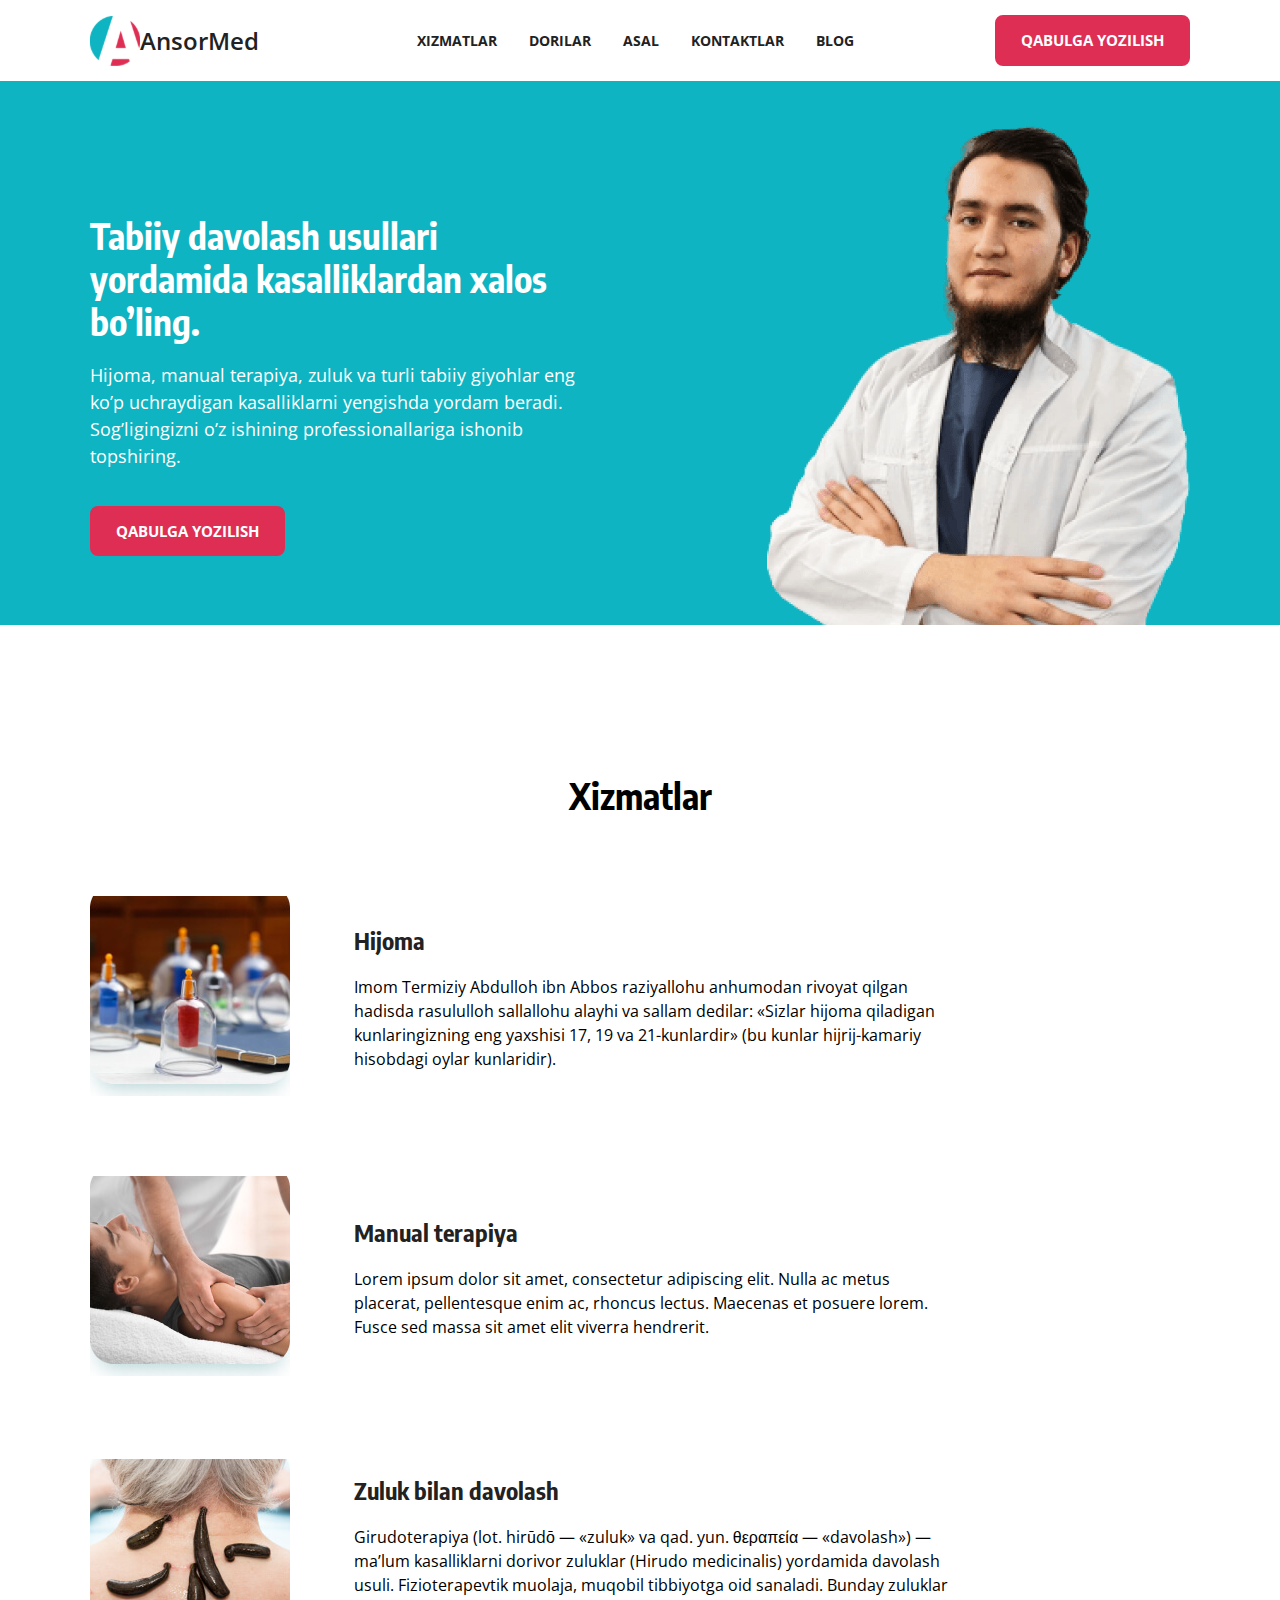
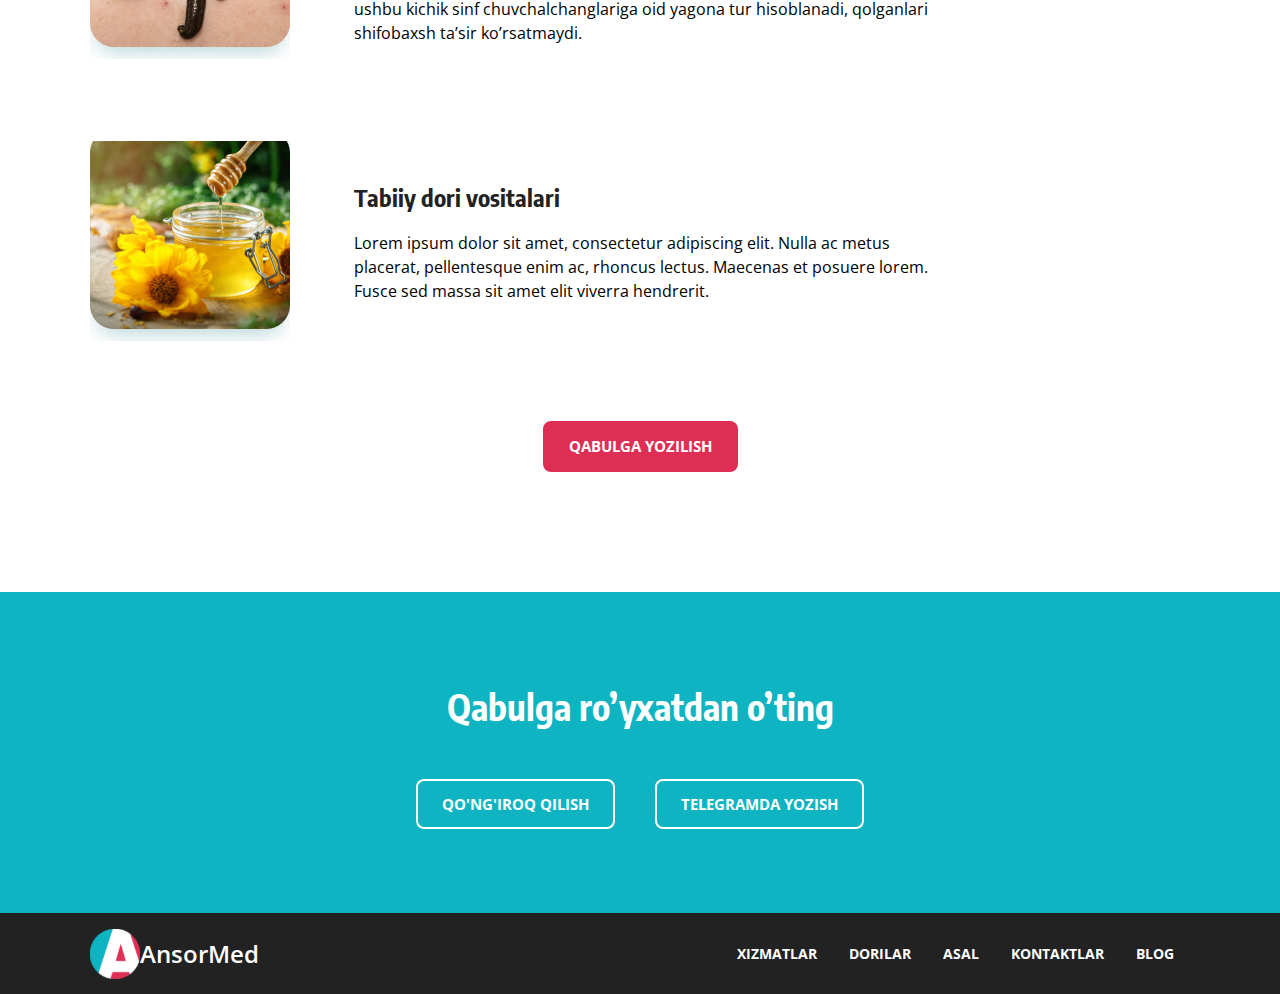
<file: index.html>
<!DOCTYPE html>
<html lang="Uz">
<head>
    <meta charset="UTF-8">
    <meta http-equiv="X-UA-Compatible" content="IE=edge">
    <meta name="viewport" content="width=device-width, initial-scale=1.0">
    <link rel="stylesheet" href="./css/fonts.css">
    <!-- <link rel="stylesheet" href="./css/normalize.css">
    <link rel="stylesheet" href="./css/style.css"> -->
    <link rel="stylesheet" href="./css/style.min.css">
    <title>Document</title>
</head>
<body>
    <!-- AnsorMed project bigen -->
    <!-- header part -->
    <header>
        <div class="container">
            <div class="header-box">
                <a href="index.html" class="logo-box">
                    <img src="./img/logo-icon.svg" alt="site Logo" width="50" height="50" class="logo">
                    <p class="logo-text">AnsorMed</p>
                </a>   
                <ul class="header-list">
                    <li class="header-list-item">
                        <a href="#" class="header-list-link">XIZMATLAR</a>
                    </li>
                    <li class="header-list-item">
                        <a href="#" class="header-list-link">DORILAR</a>
                    </li>
                    <li class="header-list-item">
                        <a href="#" class="header-list-link">ASAL</a>
                    </li>
                    <li class="header-list-item">
                        <a href="#" class="header-list-link">KONTAKTLAR</a>
                    </li>
                    <li class="header-list-item">
                        <a href="#" class="header-list-link">BLOG</a>
                    </li>
                </ul>
                <a href="" class="acceptance">QABULGA YOZILISH</a>
            </div>
        </div>
    </header>

    <!-- treatment part -->

    <section class="natural-treatment">
        <div class="container">
            <div class="treatment-box">
                <div class="treatment-part-left">
                    <h1 class="treatment-head">Tabiiy davolash usullari yordamida kasalliklardan xalos bo’ling.</h1>
                    <p class="treatment-text">Hijoma, manual terapiya, zuluk va turli tabiiy giyohlar eng ko’p uchraydigan kasalliklarni yengishda yordam beradi. Sog’ligingizni o’z ishining professionallariga ishonib topshiring.</p>
                    <a href="" class="treatment-link acceptance">QABULGA YOZILISH</a>
                </div>
                <img src="./img/hero-img.png" alt="doctor's photo" class="doctor-photo" width="423" height="504">
            </div>
        </div>
    </section>

    <!-- Xizmarlar -->

    <section class="services">
        <div class="container">
            <h2 class="services-head">Xizmatlar</h2>
            <ul class="services-list">
                <li class="services-item dishes">
                    <div class="services-item-right ">
                        <h3 class="services-item-head">Hijoma</h3>
                        <p class="services-item-text">Imom Termiziy Abdulloh ibn Abbos raziyallohu anhumodan rivoyat qilgan hadisda rasululloh sallallohu alayhi va sallam dedilar: «Sizlar hijoma qiladigan kunlaringizning eng yaxshisi 17, 19 va 21-kunlardir» (bu kunlar hijrij-kamariy hisobdagi oylar kunlaridir).</p>
                    </div>
                </li>
                <li class="services-item man">
                    <div class="services-item-right ">
                        <h3 class="services-item-head">Manual terapiya</h3>
                        <p class="services-item-text">Lorem ipsum dolor sit amet, consectetur adipiscing elit. Nulla ac metus placerat, pellentesque enim ac, rhoncus lectus. Maecenas et posuere lorem. Fusce sed massa sit amet elit viverra hendrerit.</p>
                    </div>
                </li>
                <li class="services-item hijama">
                    <div class="services-item-right ">
                        <h3 class="services-item-head">Zuluk bilan davolash</h3>
                        <p class="services-item-text">Girudoterapiya (lot. hirūdō — «zuluk» va qad. yun. θεραπεία — «davolash») — ma’lum kasalliklarni dorivor zuluklar (Hirudo medicinalis) yordamida davolash usuli. Fizioterapevtik muolaja, muqobil tibbiyotga oid sanaladi. Bunday zuluklar ushbu kichik sinf chuvchalchanglariga oid yagona tur hisoblanadi, qolganlari shifobaxsh ta’sir ko’rsatmaydi.</p>
                    </div>
                </li>
                <li class="services-item flowers">
                    <div class="services-item-right ">
                        <h3 class="services-item-head">Tabiiy dori vositalari</h3>
                        <p class="services-item-text">Lorem ipsum dolor sit amet, consectetur adipiscing elit. Nulla ac metus placerat, pellentesque enim ac, rhoncus lectus. Maecenas et posuere lorem. Fusce sed massa sit amet elit viverra hendrerit.</p>
                    </div>
                </li>
            </ul>
            <div class="services-link-wrapper">
                <a href="" class="services-link acceptance">QABULGA YOZILISH</a>
            </div>
        </div>
    </section>

    <!-- Ro'yxatdan o'tish -->

    <section class="reseption">
        <h2 class="reseption-head">Qabulga ro’yxatdan o’ting</h2>
        <div class="reseption-link-box">
            <a href="#" class="cet">QO'NG'IROQ QILISH</a>
            <a href="#" class="cet ">TELEGRAMDA YOZISH</a>
        </div>
    </section>

    <!-- Footer part -->

    <footer>
        <div class="container">
            <div class="footer-box">
                <a href="index.html" class="footer-logo-box">
                    <img src="./img/logo-icon.svg" alt="site Logo" width="50" height="50" class="footer-logo">
                    <p class="footer-logo-text">AnsorMed</p>
                </a>   
                <ul class="footer-list">
                    <li class="footer-list-item">
                        <a href="#" class="footer-list-link">XIZMATLAR</a>
                    </li>
                    <li class="footer-list-item">
                        <a href="#" class="footer-list-link">DORILAR</a>
                    </li>
                    <li class="footer-list-item">
                        <a href="#" class="footer-list-link">ASAL</a>
                    </li>
                    <li class="footer-list-item">
                        <a href="#" class="footer-list-link">KONTAKTLAR</a>
                    </li>
                    <li class="footer-list-item">
                        <a href="#" class="footer-list-link">BLOG</a>
                    </li>
                </ul>
            </div>
        </div>
    </footer>
</body>
</html>
</file>
<file: css/fonts.css>
@font-face {
    font-family: 'Open Sans';
    font-weight: 400;
    src:
         url("../fonts/open-sans-v29-latin-regular.woff2") format("woff2"), 
         url("../fonts/open-sans-v29-latin-regular.woff") format("woff");
  }
  @font-face {
    font-family: 'Open Sans';
    font-weight: 600;
    src:
         url("../fonts/open-sans-v29-latin-600.woff2") format("woff2"), 
         url("../fonts/open-sans-v29-latin-600.woff") format("woff"); 
  }
  @font-face {
    font-family: 'Open Sans';
    font-weight: 700;
    src: 
         url("../fonts/open-sans-v29-latin-700.woff2") format("woff2"), 
         url("../fonts/open-sans-v29-latin-700.woff") format("woff"); 
  }

  @font-face {
    font-family: "Encode Sans Condensed";
    src: url("../fonts/EncodeSansCondensed-Bold.woff2") format("woff2"),
        url("../fonts/EncodeSansCondensed-Bold.woff") format("woff");
    font-weight: bold;
    font-display: swap;
</file>
<file: css/style.css>
/*
* Prefixed by https://autoprefixer.github.io
* PostCSS: v8.4.14,
* Autoprefixer: v10.4.7
* Browsers: last 4 version
*/

*{
    -webkit-box-sizing: border-box;
            box-sizing: border-box;
    list-style-type: none;
    text-decoration: none;
}
body{
    margin: 0;
    font-family: "Open Sans", "Arial", sans-serif;
}

/* header part */

.container {
    width: 1100px;
    margin-right: auto;
    margin-left: auto;
}
.header-box {
    display: -webkit-box;
    display: -ms-flexbox;
    display: flex;
    -webkit-box-pack: justify;
        -ms-flex-pack: justify;
            justify-content: space-between;
    -webkit-box-align: center;
        -ms-flex-align: center;
            align-items: center;
}
.logo-box {
    display: -webkit-inline-box;
    display: -ms-inline-flexbox;
    display: inline-flex;
    -webkit-box-align: center;
        -ms-flex-align: center;
            align-items: center;
}
.logo {
    width: 50px;
    height: 50px;
}
.logo-text {
    margin-right: 16px;
    font-style: normal;
    font-weight: 600;
    font-size: 24px;
    line-height: 33px;
    color: #222222;
}
.header-list {
    padding: 0;
    display: -webkit-box;
    display: -ms-flexbox;
    display: flex;
    -webkit-box-align: center;
        -ms-flex-align: center;
            align-items: center;
}
.header-list-item {
    margin: 0 16px 0 16px;
}
.header-list-link:hover{
    color: #DE2E54;
}
.header-list-link {
    display: inline-block;
    font-style: normal;
    font-weight: 700;
    font-size: 14px;
    line-height: 150%;
    color: #222222;
}
.acceptance {
    display: inline-block;
    padding: 12px 24px 12px 24px;
    font-style: normal;
    font-weight: 700;
    font-size: 15px;
    line-height: 150%;
    background-color: #DE2E54;
    color: #fff;
    border: 2px solid #DE2E54;
    border-radius: 8px;
}
.acceptance:hover{
    background-color: #fff;
    color: #DE2E54;
}
.acceptance:active{
    background-color: #DE2E54;
    color: #fff;
}

/* Treatment part */

.natural-treatment {
    background-color: #0EB4C1;
}
.treatment-box {
    display: -webkit-box;
    display: -ms-flexbox;
    display: flex;
    -webkit-box-pack: justify;
        -ms-flex-pack: justify;
            justify-content: space-between;
    -webkit-box-align: center;
        -ms-flex-align: center;
            align-items: center;
    padding-top: 40px;
}
.treatment-part-left {
    width: 500px;
}
.treatment-head {
    margin-bottom: 16px;
    font-family: 'Encode Sans Condensed';
    font-style: normal;
    font-weight: 700;
    font-size: 36px;
    line-height: 120%;
    letter-spacing: normal;
    color: #fff;
}
.treatment-text {
    margin-bottom: 36px;
    font-style: normal;
    font-weight: 400;
    font-size: 18px;
    line-height: 150%;
    color: #FFFFFF;
}
.treatment-link:hover{
    background-color: #DE2E54CC;
    color: #fff;
}
.doctor-photo {
    width: 423px;
    height: 504px;
}

/* Xizmatlar */

.services {
    padding-top: 120px;
    padding-bottom: 120px;
}
.services-head {
    text-align: center;
    font-family: 'Encode Sans Condensed';
    font-style: normal;
    font-weight: 700;
    font-size: 36px;
    color: #000;
}
.services-list {
    padding: 0;
}
.services-item {
    display: -webkit-box;
    display: -ms-flexbox;
    display: flex;
    -webkit-box-align: center;
        -ms-flex-align: center;
            align-items: center;
    margin: 80px 0 80px 0;
}
.services-item-right {
    width: 600px;
    margin-left: 64px;
}
.dishes::before{
    content: "";
    display: inline-block;
    width: 200px;
    height: 200px;
    background-image: url("../img/dishes.jpg");
    background-repeat: no-repeat;
    background-position: center;
}

.man::before{
    content: "";
    display: inline-block;
    width: 200px;
    height: 200px;
    background-image: url("../img/man.jpg");
    background-repeat: no-repeat;
    background-position: center;
}
.hijama::before{
    content: "";
    display: inline-block;
    width: 200px;
    height: 200px;
    background-image: url("../img/zuluk.jpg");
    background-repeat: no-repeat;
    background-position: center;
}
.flowers::before{
    content: "";
    display: inline-block;
    width: 200px;
    height: 200px;
    background-image: url("../img/flowers.jpg");
    background-repeat: no-repeat;
    background-position: center;
}
.services-item-head {
    margin-top: 20px;
    margin-bottom: 20px;
    font-family: 'Encode Sans Condensed';
    font-style: normal;
    font-weight: 700;
    font-size: 24px;
    line-height: 120%;
    color: #222222;
}
.services-item-text {
    font-style: normal;
    font-weight: 400;
    font-size: 16px;
    line-height: 150%;
}
.services-link-wrapper {
    display: -webkit-box;
    display: -ms-flexbox;
    display: flex;
    -webkit-box-pack: center;
        -ms-flex-pack: center;
            justify-content: center;
    -webkit-box-align: center;
        -ms-flex-align: center;
            align-items: center;
}

/* Ro'yxatdan o'tish */

.reseption {
    padding: 64px;
    background-color: #0EB4C1;
}
.reseption-head {
    text-align: center;
    font-family: 'Encode Sans Condensed';
    font-style: normal;
    font-weight: 700;
    font-size: 36px;
    line-height: 120%;
    color: #fff;
}
.reseption-link-box {
    display: -webkit-box;
    display: -ms-flexbox;
    display: flex;
    -webkit-box-pack: center;
        -ms-flex-pack: center;
            justify-content: center;
}
.cet {
    display: inline-block;
    margin: 20px;
    padding: 12px 24px 12px 24px;
    font-style: normal;
    font-weight: 700;
    font-size: 15px;
    line-height: 150%;
    background-color: #0EB4C1;
    color: #fff;
    border: 2px solid #fff;
    border-radius: 8px;
}
.cet:hover{
    background-color: #DE2E54CC;
    border: 2px solid #DE2E54CC;
}

/* Footer part */

footer{
    background-color: #222222;
}
.footer-box {
    display: -webkit-box;
    display: -ms-flexbox;
    display: flex;
    -webkit-box-pack: justify;
        -ms-flex-pack: justify;
            justify-content: space-between;
    -webkit-box-align: center;
        -ms-flex-align: center;
            align-items: center;
}
.footer-logo-box {
    display: -webkit-inline-box;
    display: -ms-inline-flexbox;
    display: inline-flex;
    -webkit-box-align: center;
        -ms-flex-align: center;
            align-items: center;
}
.footer-logo {
    width: 50px;
    height: 50px;
}
.footer-logo-text {
    margin-right: 16px;
    font-style: normal;
    font-weight: 600;
    font-size: 24px;
    line-height: 33px;
    color: #fff;
}
.footer-logo-text:hover{
    color: #DE2E54;
}
.footer-list {
    display: -webkit-box;
    display: -ms-flexbox;
    display: flex;
    -webkit-box-align: center;
        -ms-flex-align: center;
            align-items: center;
    padding: 0;
}
.footer-list-item {
    margin: 0 16px 0 16px;
}
.footer-list-link{
    display: inline-block;
    font-style: normal;
    font-weight: 700;
    font-size: 14px;
    line-height: 150%;
    color: #fff;
}
.footer-list-link:hover{
    color: #DE2E54;
}
.footer-list-link:active{
    color: #DE2E54;
}
</file>
<file: css/style.min.css>
/*! normalize.css v8.0.1 | MIT License | github.com/necolas/normalize.css */button,hr,input{overflow:visible}progress,sub,sup{vertical-align:baseline}[type=checkbox],[type=radio],legend{box-sizing:border-box;padding:0}html{line-height:1.15;-webkit-text-size-adjust:100%}body{margin:0}details,main{display:block}h1{font-size:2em;margin:.67em 0}hr{box-sizing:content-box;height:0}code,kbd,pre,samp{font-family:monospace,monospace;font-size:1em}a{background-color:transparent}abbr[title]{border-bottom:none;text-decoration:underline;text-decoration:underline dotted}b,strong{font-weight:bolder}small{font-size:80%}sub,sup{font-size:75%;line-height:0;position:relative}sub{bottom:-.25em}sup{top:-.5em}img{border-style:none}button,input,optgroup,select,textarea{font-family:inherit;font-size:100%;line-height:1.15;margin:0}button,select{text-transform:none}[type=button],[type=reset],[type=submit],button{-webkit-appearance:button}[type=button]::-moz-focus-inner,[type=reset]::-moz-focus-inner,[type=submit]::-moz-focus-inner,button::-moz-focus-inner{border-style:none;padding:0}[type=button]:-moz-focusring,[type=reset]:-moz-focusring,[type=submit]:-moz-focusring,button:-moz-focusring{outline:ButtonText dotted 1px}fieldset{padding:.35em .75em .625em}legend{color:inherit;display:table;max-width:100%;white-space:normal}textarea{overflow:auto}[type=number]::-webkit-inner-spin-button,[type=number]::-webkit-outer-spin-button{height:auto}[type=search]{-webkit-appearance:textfield;outline-offset:-2px}[type=search]::-webkit-search-decoration{-webkit-appearance:none}::-webkit-file-upload-button{-webkit-appearance:button;font:inherit}summary{display:list-item}[hidden],template{display:none}
.dishes::before,.flowers::before,.hijama::before,.man::before{content:"";width:200px;height:200px;background-repeat:no-repeat;background-position:center}*{-webkit-box-sizing:border-box;box-sizing:border-box;list-style-type:none;text-decoration:none}body{margin:0;font-family:"Open Sans",Arial,sans-serif}.container{width:1100px;margin-right:auto;margin-left:auto}.footer-box,.header-box{display:-webkit-box;display:-ms-flexbox;display:flex;-webkit-box-pack:justify;-ms-flex-pack:justify;justify-content:space-between;-webkit-box-align:center;-ms-flex-align:center;align-items:center}.footer-logo-box,.logo-box{display:-webkit-inline-box;display:-ms-inline-flexbox;display:inline-flex;-webkit-box-align:center;-ms-flex-align:center;align-items:center}.header-list,.treatment-box{display:-webkit-box;display:-ms-flexbox}.footer-logo,.logo{width:50px;height:50px}.logo-text{margin-right:16px;font-style:normal;font-weight:600;font-size:24px;line-height:33px;color:#222}.acceptance,.header-list-link{line-height:150%;font-weight:700;font-style:normal}.header-list{padding:0;display:flex;-webkit-box-align:center;-ms-flex-align:center;align-items:center}.acceptance,.dishes::before,.flowers::before,.header-list-link,.hijama::before,.man::before{display:inline-block}.footer-list-item,.header-list-item{margin:0 16px}.footer-list-link:active,.footer-list-link:hover,.footer-logo-text:hover,.header-list-link:hover{color:#de2e54}.header-list-link{font-size:14px;color:#222}.acceptance{padding:12px 24px;font-size:15px;background-color:#de2e54;color:#fff;border:2px solid #de2e54;border-radius:8px}.cet,.natural-treatment,.reseption{background-color:#0eb4c1}.acceptance:hover{background-color:#fff;color:#de2e54}.acceptance:active{background-color:#de2e54;color:#fff}.treatment-box{display:flex;-webkit-box-pack:justify;-ms-flex-pack:justify;justify-content:space-between;-webkit-box-align:center;-ms-flex-align:center;align-items:center;padding-top:40px}.services-item,.services-link-wrapper{display:-webkit-box;display:-ms-flexbox}.treatment-part-left{width:500px}.treatment-head{margin-bottom:16px;font-family:'Encode Sans Condensed';font-style:normal;font-weight:700;font-size:36px;line-height:120%;letter-spacing:normal;color:#fff}.treatment-text{margin-bottom:36px;font-style:normal;font-weight:400;font-size:18px;line-height:150%;color:#fff}.services-head,.services-item-head{font-weight:700;font-style:normal;font-family:'Encode Sans Condensed'}.treatment-link:hover{background-color:#de2E54CC;color:#fff}.doctor-photo{width:423px;height:504px}.services{padding-top:120px;padding-bottom:120px}.services-head{text-align:center;font-size:36px;color:#000}.services-list{padding:0}.services-item{display:flex;-webkit-box-align:center;-ms-flex-align:center;align-items:center;margin:80px 0}.services-item-right{width:600px;margin-left:64px}.dishes::before{background-image:url("../img/dishes.jpg")}.man::before{background-image:url("../img/man.jpg")}.hijama::before{background-image:url("../img/zuluk.jpg")}.flowers::before{background-image:url("../img/flowers.jpg")}.services-item-head{margin-top:20px;margin-bottom:20px;font-size:24px;line-height:120%;color:#222}.services-item-text{font-style:normal;font-weight:400;font-size:16px;line-height:150%}.cet,.reseption-head{font-weight:700;font-style:normal;color:#fff}.services-link-wrapper{display:flex;-webkit-box-pack:center;-ms-flex-pack:center;justify-content:center;-webkit-box-align:center;-ms-flex-align:center;align-items:center}.reseption{padding:64px}.reseption-head{text-align:center;font-family:'Encode Sans Condensed';font-size:36px;line-height:120%}.reseption-link-box{display:-webkit-box;display:-ms-flexbox;display:flex;-webkit-box-pack:center;-ms-flex-pack:center;justify-content:center}.cet{display:inline-block;margin:20px;padding:12px 24px;font-size:15px;line-height:150%;border:2px solid #fff;border-radius:8px}.cet:hover{background-color:#de2E54CC;border:2px solid #de2E54CC}footer{background-color:#222}.footer-logo-text{margin-right:16px;font-style:normal;font-weight:600;font-size:24px;line-height:33px;color:#fff}.footer-list{display:-webkit-box;display:-ms-flexbox;display:flex;-webkit-box-align:center;-ms-flex-align:center;align-items:center;padding:0}.footer-list-link{display:inline-block;font-style:normal;font-weight:700;font-size:14px;line-height:150%;color:#fff}
</file>
